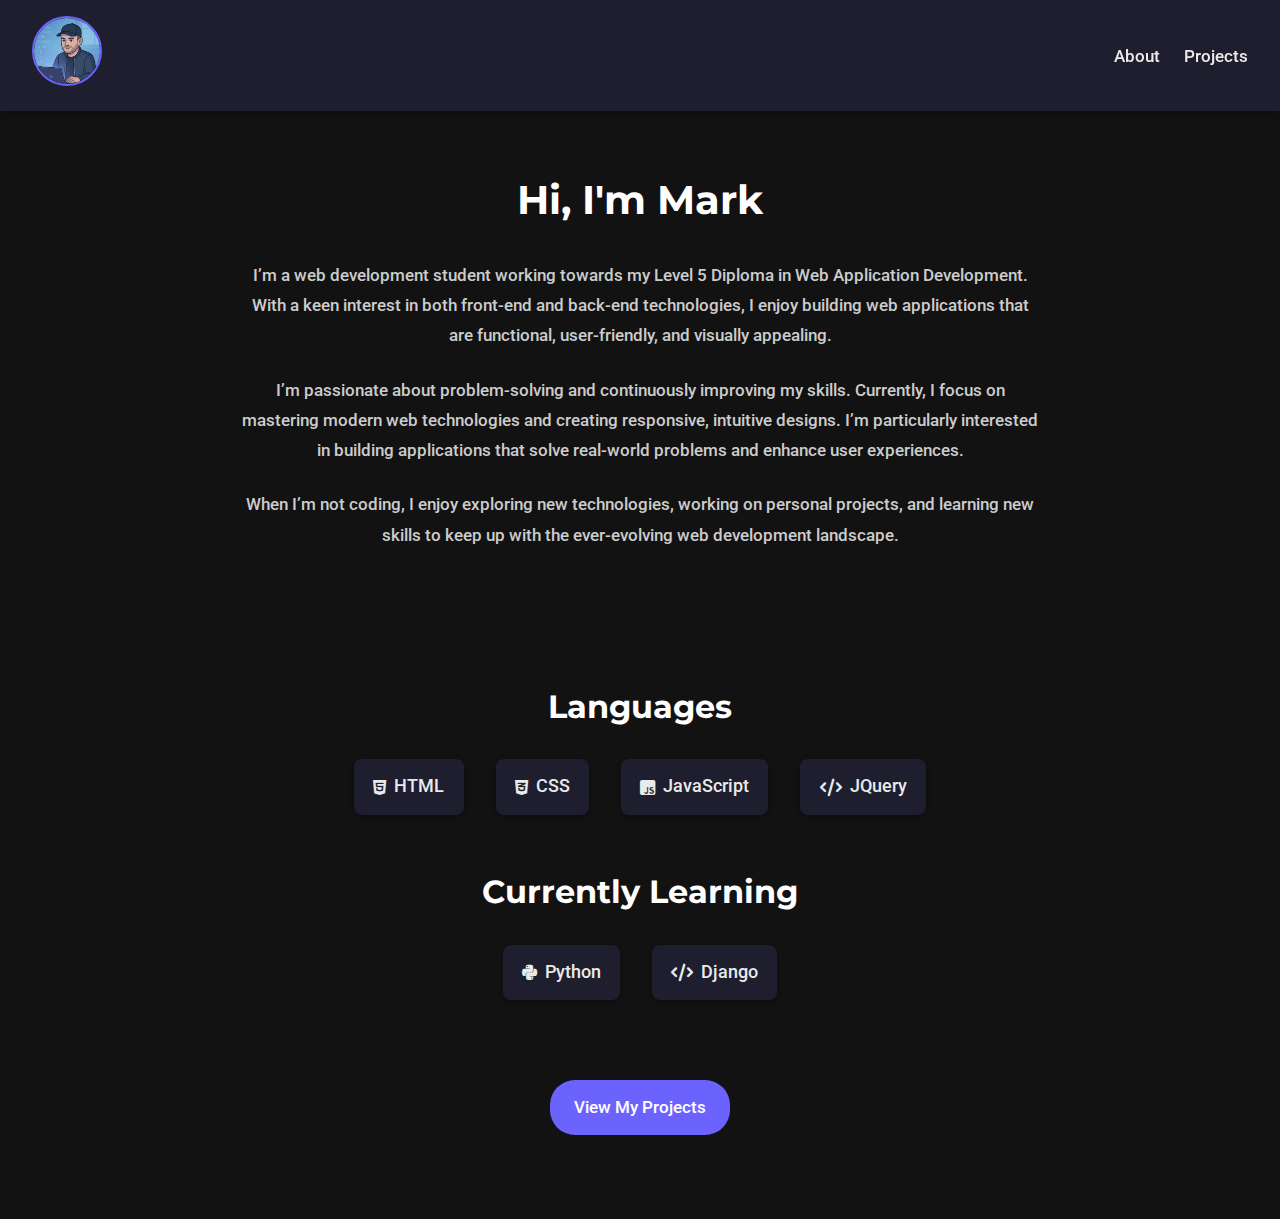
<file: index.html>
<!DOCTYPE html>
<html lang="en">
<head>
  <meta charset="UTF-8" />
  <meta name="viewport" content="width=device-width, initial-scale=1.0"/>
  <title>Mark's Portfolio</title>

  <!-- Google Fonts -->
  <link href="https://fonts.googleapis.com/css2?family=Roboto:wght@500&family=Montserrat:wght@700&display=swap" rel="stylesheet">

  <!-- CSS -->
  <link rel="stylesheet" href="./assets/css/style.css"/>

  <!-- Font Awesome Icons -->
  <link rel="stylesheet" href="https://cdnjs.cloudflare.com/ajax/libs/font-awesome/6.5.0/css/all.min.css"/>
</head>
<body>
  <header>
    <nav class="navbar">
      <div class="profile">
        <a href="index.html">
          <img src="./assets/img/Img of me 2.png" alt="Profile" class="profile-photo" />
        </a>
      </div>
      <button class="toggle" id="nav-toggle">&#9776;</button>
      <ul class="nav-links" id="nav-links">
        <li><a href="index.html" class="active">About</a></li>
        <li><a href="projects.html">Projects</a></li>
      </ul>
    </nav>
  </header>

  <main class="hero">
    <div class="hero-content">
      <h1>Hi, I'm Mark</h1>
      <p>I’m a web development student working towards my Level 5 Diploma in Web Application Development. With a keen interest in both front-end and back-end technologies, I enjoy building web applications that are functional, user-friendly, and visually appealing.</p>

      <p>I’m passionate about problem-solving and continuously improving my skills. Currently, I focus on mastering modern web technologies and creating responsive, intuitive designs. I’m particularly interested in building applications that solve real-world problems and enhance user experiences.</p>
      
      <p>When I’m not coding, I enjoy exploring new technologies, working on personal projects, and learning new skills to keep up with the ever-evolving web development landscape.</p>

      <div class="languages">
        <h2>Languages</h2>
        <ul>
          <li><i class="fab fa-html5"></i> HTML</li>
          <li><i class="fab fa-css3-alt"></i> CSS</li>
          <li><i class="fab fa-js-square"></i> JavaScript</li>
          <li><i class="fas fa-code"></i> JQuery</li>
        </ul>

        <h2>Currently Learning</h2>
        <ul>
          <li><i class="fab fa-python"></i> Python</li> 
          <li><i class="fas fa-code"></i> Django</li>
        </ul>
      </div>
      
      <a href="projects.html" class="btn">View My Projects</a>
    </div>
  </main>

  <!-- JavaScript -->
  <script src="./assets/js/script.js"></script>
</body>
</html>
</file>
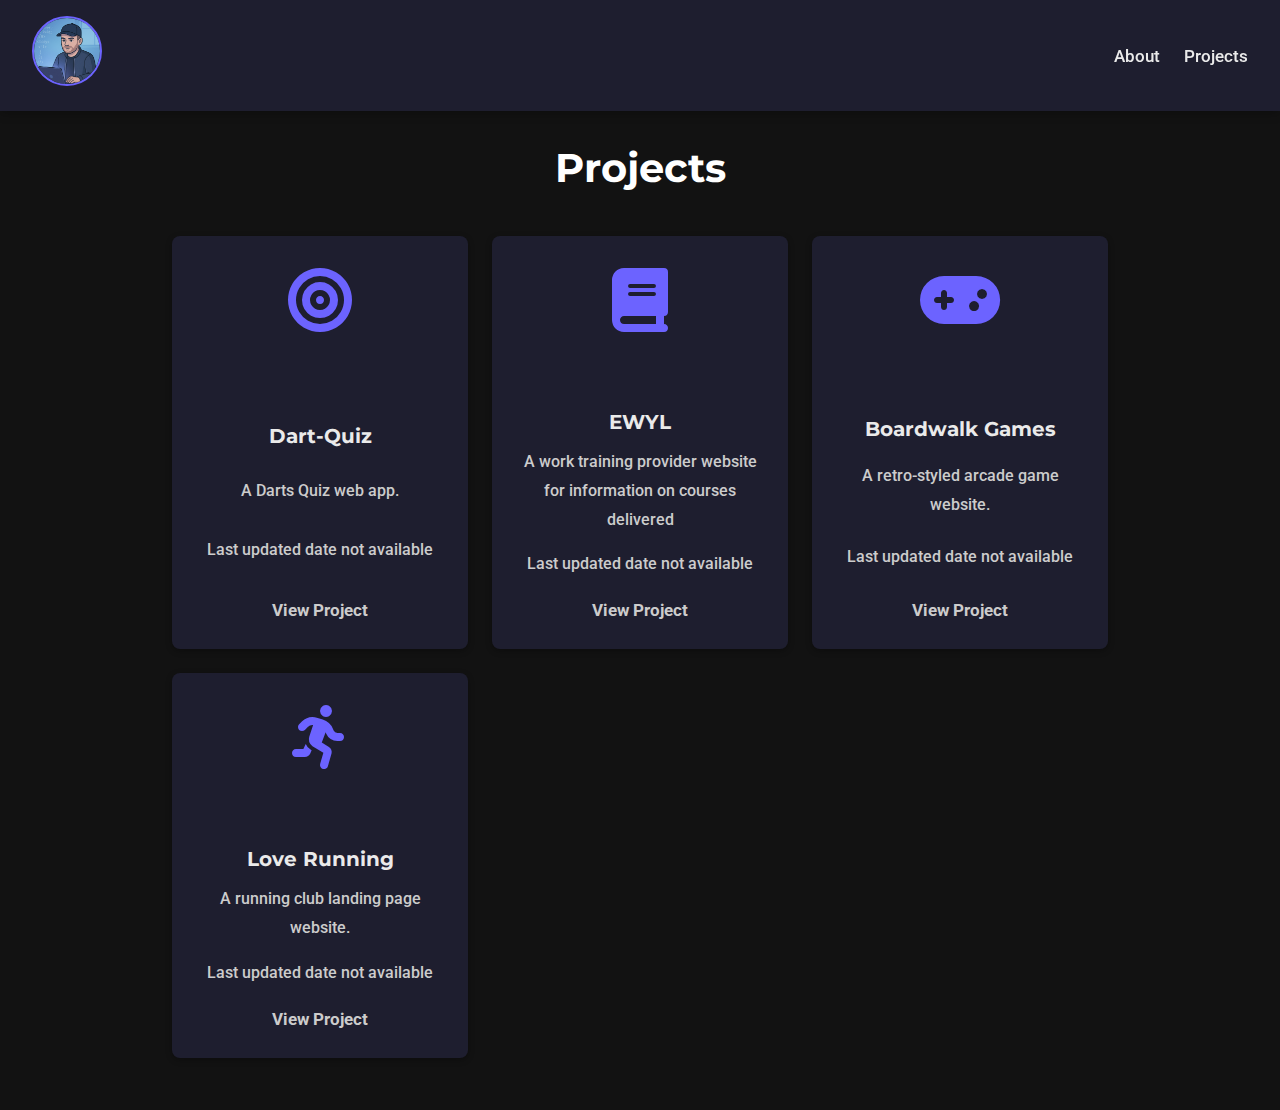
<file: projects.html>
<!DOCTYPE html>
<html lang="en">
<head>
  <meta charset="UTF-8" />
  <meta name="viewport" content="width=device-width, initial-scale=1.0"/>
  <title>My Projects | Mark's Portfolio</title>

  <!-- Google Fonts -->
  <link href="https://fonts.googleapis.com/css2?family=Roboto:wght@500&family=Montserrat:wght@700&display=swap" rel="stylesheet">

  <!-- CSS -->
  <link rel="stylesheet" href="./assets/css/style.css"/>

  <!-- Icons -->
  <link rel="stylesheet" href="https://cdnjs.cloudflare.com/ajax/libs/font-awesome/6.5.0/css/all.min.css"/>
</head>
<body>
  <header>
    <nav class="navbar">
      <div class="profile">
        <a href="index.html">
          <img src="./assets/img/Img of me 2.png" alt="Profile" class="profile-photo" />
        </a>
      </div>
      <button class="toggle" id="nav-toggle">&#9776;</button>
      <ul class="nav-links" id="nav-links">
        <li><a href="index.html">About</a></li>
        <li><a href="projects.html" class="active">Projects</a></li>
      </ul>
    </nav>
  </header>

  <main>
    <section class="projects">
      <h1>Projects</h1>
      <div class="projects-grid">
        <div class="project-card" data-repo="Dart-Quiz">
          <div class="icon-container"><i class="fas fa-bullseye"></i></div>
          <h2>Dart-Quiz</h2>
          <p>A Darts Quiz web app.</p>
          <p class="updated">Loading last updated date...</p>
          <a href="https://markh55.github.io/Dart-Quiz/" target="_blank">View Project</a>
        </div>
    
        <div class="project-card" data-repo="EWYL">
          <div class="icon-container"><i class="fas fa-book"></i></div>
          <h2>EWYL</h2>
          <p>A work training provider website for information on courses delivered</p>
          <p class="updated">Loading last updated date...</p>
          <a href="https://markh55.github.io/EWYL/" target="_blank">View Project</a>
        </div>
    
        <div class="project-card" data-repo="Boardwalk-Games">
          <div class="icon-container"><i class="fas fa-gamepad"></i></div>
          <h2>Boardwalk Games</h2>
          <p>A retro-styled arcade game website.</p>
          <p class="updated">Loading last updated date...</p>
          <a href="https://markh55.github.io/Boardwalk-Games/" target="_blank">View Project</a>
        </div>
    
        <div class="project-card" data-repo="love-running">
          <div class="icon-container"><i class="fas fa-running"></i></div>
          <h2>Love Running</h2>
          <p>A running club landing page website.</p>
          <p class="updated">Loading last updated date...</p>
          <a href="https://markh55.github.io/love-running/" target="_blank">View Project</a>
        </div>
      </div>
    </section>
  </main>

  <script src="./assets/js/script.js"></script>
</body>
</html>
</file>
<file: assets/css/style.css>
/* Google Fonts */
@import url('https://fonts.googleapis.com/css2?family=Roboto:wght@500&family=Montserrat:wght@700&display=swap');

/* Reset & Base Styles */
* {
  margin: 0;
  padding: 0;
  box-sizing: border-box;
}

body {
  font-family: 'Roboto', sans-serif;
  font-weight: 500;
  line-height: 1.8;
  font-size: 1.05rem;
  background-color: #121212;
  color: #eaeaea;
  padding-top: 100px; /* Ensure content is below the fixed navbar */
  padding-bottom: 20px; /* Prevent content cut-off */
}

/* Headings */
h1, h2, h3 {
  font-family: 'Montserrat', sans-serif;
  color: #ffffff;
}

h1 {
  font-size: 2.5rem;
  margin-bottom: 1.5rem;
}

h2 {
  font-size: 2rem;
  margin: 3rem 0 1.5rem;
  text-align: center;
}

/* Paragraphs */
p {
  margin-bottom: 1.5rem;
  max-width: 800px;
  margin-left: auto;
  margin-right: auto;
  color: #ccc;
}

/* Navbar */
.navbar {
  position: fixed;
  top: 0;
  width: 100%;
  z-index: 1000;
  display: flex;
  justify-content: space-between;
  align-items: center;
  padding: 1rem 2rem;
  background-color: #1e1e2f;
  color: #eaeaea;
  box-shadow: 0 2px 10px rgba(0,0,0,0.3);
}

.profile {
  display: flex;
  align-items: center;
  gap: 0.5rem;
}

.profile-photo {
  width: 70px;
  height: 70px;
  border-radius: 50%;
  object-fit: cover;
  border: 2px solid #6c63ff;
}

.name {
  font-size: 1.2rem;
  font-weight: bold;
  color: #eaeaea;
}

.nav-links {
  list-style: none;
  display: flex;
  gap: 1.5rem;
}

.nav-links a {
  color: #eaeaea;
  text-decoration: none;
  transition: color 0.3s;
}

.nav-links a:hover {
  color: #00bcd4;
}

.toggle {
  display: none;
  font-size: 1.8rem;
  background: none;
  border: none;
  color: #eaeaea;
  cursor: pointer;
}

/* Hero Section */
.hero {
  display: flex;
  align-items: center;
  justify-content: center;
  min-height: 80vh;
  padding: 4rem 2rem;
  text-align: center;
  background-color: #121212;
}

.hero-content {
  max-width: 900px;
  margin: auto;
}

.btn {
  display: inline-block;
  padding: 0.75rem 1.5rem;
  background-color: #6c63ff;
  color: #fff;
  border: none;
  text-decoration: none;
  border-radius: 25px;
  transition: background 0.3s;
  margin-top: 2rem;
}

.btn:hover {
  background-color: #574fd6;
}

/* Languages Section */
.languages {
  padding: 3rem 2rem;
  margin-top: 2rem;
  text-align: center;
}

.languages ul {
  display: flex;
  flex-wrap: wrap;
  justify-content: center;
  gap: 2rem;
  list-style: none;
  padding: 0;
  margin-top: 1.5rem;
}

.languages li {
  display: flex;
  align-items: center;
  gap: 0.5rem;
  font-size: 1.1rem;
  background-color: #1e1e2f;
  padding: 0.75rem 1.2rem;
  border-radius: 8px;
  box-shadow: 0 2px 6px rgba(0,0,0,0.3);
}

/* Projects Section */
.projects {
  padding: 2rem;
  max-width: 1000px;
  margin: 0 auto;
}

.projects h1 {
  text-align: center;
  margin-bottom: 2rem;
}

.projects-grid {
  display: grid;
  grid-template-columns: repeat(auto-fit, minmax(280px, 1fr));
  gap: 1.5rem;
}

/* Project Card Style */
.project-card {
  background-color: #1e1e2f;
  padding: 1.5rem;
  border-radius: 8px;
  box-shadow: 0 2px 6px rgba(0,0,0,0.3);
  transition: transform 0.3s ease, box-shadow 0.3s ease;
  height: auto; /* Ensure card height adjusts automatically */
  display: flex;
  flex-direction: column;
  align-items: center;
  justify-content: space-between; /* Align content within the card */
}

/* Icon Container */
.project-card .icon-container {
  text-align: center;
  margin-bottom: 1rem;
  height: 80px;
  display: flex;
  align-items: center;
  justify-content: center;
}

.project-card .icon-container i {
  font-size: 4rem; /* Increased icon size */
  color: #6c63ff; /* Icon color */
  transition: transform 0.3s ease; /* Smooth animation effect on hover */
}

/* Hover Effect for Icons */
.project-card:hover .icon-container i {
  transform: scale(1.2); /* Slightly increase the icon size on hover */
}

.project-card h2 {
  font-family: 'Montserrat', sans-serif;
  font-size: 1.25rem;
  margin-bottom: 0.5rem;
  color: #eaeaea;
  text-align: center;
}

.project-card p {
  font-size: 1rem;
  margin-bottom: 1rem;
  color: #ccc;
  text-align: center;
}

.project-card a {
  color: #ccc;
  text-decoration: none;
  font-weight: bold;
  transition: color 0.3s;
}

.project-card a:hover {
  color: #00bcd4;
}

/* Hover Effects */
.project-card:hover {
  transform: translateY(-8px);
  box-shadow: 0 8px 16px rgba(0, 0, 0, 0.2);
}

/* Responsive Nav */
@media (max-width: 768px) {
  .toggle {
    display: block;
  }

  .nav-links {
    display: none;
    flex-direction: column;
    background-color: #1e1e2f;
    position: absolute;
    top: 90px;
    right: 0;
    width: 100%;
    padding: 1rem;
    box-shadow: 0 4px 6px rgba(0, 0, 0, 0.2);
    border: 1px solid #2e2e3e;
    transition: all 0.3s ease;
  }

  .nav-links.show {
    display: flex;
    max-height: calc(100vh - 90px);
    overflow-y: auto;
  }

  .nav-links li {
    margin: 0.5rem 0;
    text-align: center;
  }
}
</file>
